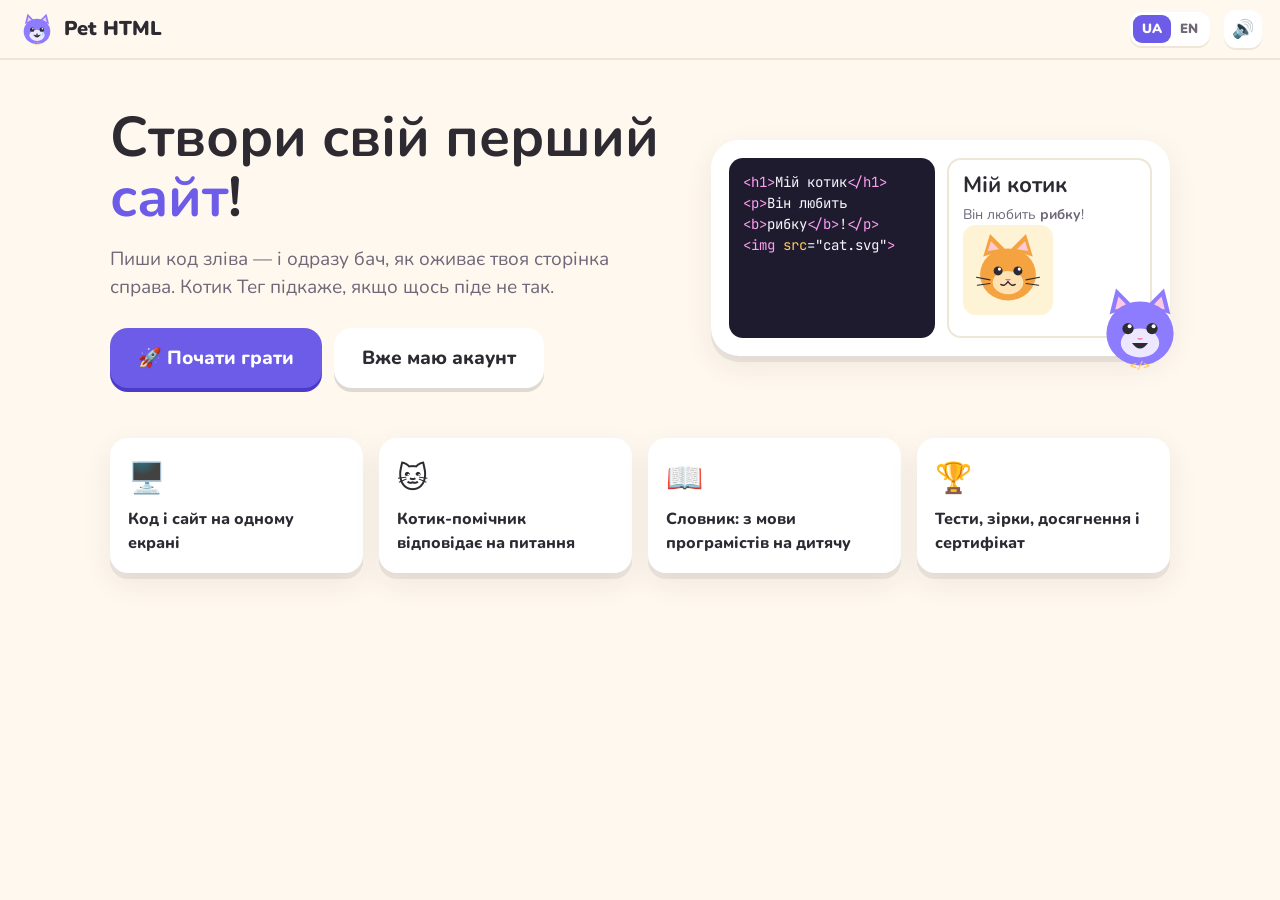
<file: index.html>
<!DOCTYPE html>
<html lang="uk">
<head>
<meta charset="UTF-8">
<meta name="viewport" content="width=device-width, initial-scale=1.0">
<meta name="google-site-verification" content="googlea8970634e6f1a5cd">
<title>Pet HTML — гра, де діти вчаться робити сайти</title>
<meta name="description" content="Інтерактивна гра для дітей: вивчи HTML легко й цікаво разом з котиком Тегом. Код і сайт на одному екрані, підказки, словник, тести й сертифікат. Українська та англійська.">
<meta name="keywords" content="HTML для дітей, навчання HTML, програмування для дітей, тренажер HTML, HTML for kids">
<meta name="author" content="Анастасія Коцюбенко">
<meta property="og:title" content="Pet HTML — вчимося робити сайти разом з котиком">
<meta property="og:description" content="Гра для дітей: пиши HTML-код зліва і одразу бач свій сайт справа.">
<meta property="og:image" content="assets/cat.svg">
<meta name="theme-color" content="#6C5CE7">
<link rel="icon" href="assets/cat.svg" type="image/svg+xml">
<link rel="preconnect" href="https://fonts.googleapis.com">
<link rel="preconnect" href="https://fonts.gstatic.com" crossorigin>
<link href="https://fonts.googleapis.com/css2?family=Nunito:wght@600;700;800;900&family=JetBrains+Mono:wght@500;700&display=swap" rel="stylesheet">
<link rel="stylesheet" href="css/style.css">
</head>
<body>
<div id="app"></div>
<noscript><p style="padding:20px;font-family:sans-serif">Увімкни JavaScript, щоб грати. / Please enable JavaScript to play.</p></noscript>
<script type="module" src="js/app.js"></script>
</body>
</html>
</file>
<file: css/style.css>
:root {
  --bg: #FFF8EE; --surface: #FFFFFF; --ink: #2D2A32; --muted: #6E6878; --line: #EFE6D8;
  --primary: #6C5CE7; --primary-2: #8E7CFF; --orange: #FF9F43; --green: #20BF6B; --red: #EB4D4B; --pink: #FF6B9D; --yellow: #FECA57; --sky: #48DBFB;
  --code-bg: #1E1B2E; --code-ink: #F8F4FF; --radius: 18px; --shadow: 0 6px 0 rgba(45, 42, 50, .08), 0 10px 30px rgba(45, 42, 50, .08);
  --font: 'Nunito', 'Segoe UI', system-ui, -apple-system, sans-serif; --mono: 'JetBrains Mono', 'Fira Code', Consolas, monospace;
}
* { box-sizing: border-box; }
html, body { margin: 0; height: 100%; }
body { font-family: var(--font); background: var(--bg); color: var(--ink); font-size: 16px; line-height: 1.5; }
button { font-family: inherit; cursor: pointer; }
code { font-family: var(--mono); background: #F1ECFF; color: #4B3BC9; padding: 1px 6px; border-radius: 6px; font-size: .92em; }
a { color: var(--primary); }
.hidden { display: none !important; }

/* ---------- кнопки ---------- */
.btn { border: 0; border-radius: 14px; padding: 12px 20px; font-weight: 800; font-size: 16px; background: var(--surface); color: var(--ink);
  box-shadow: 0 4px 0 rgba(45, 42, 50, .15); transition: transform .08s, box-shadow .08s; display: inline-flex; align-items: center; gap: 8px; text-decoration: none; }
.btn:hover { transform: translateY(-1px); }
.btn:active { transform: translateY(3px); box-shadow: 0 1px 0 rgba(45, 42, 50, .15); }
.btn-primary { background: var(--primary); color: #fff; box-shadow: 0 4px 0 #4B3BC9; }
.btn-green { background: var(--green); color: #fff; box-shadow: 0 4px 0 #15924F; }
.btn-orange { background: var(--orange); color: #fff; box-shadow: 0 4px 0 #D9822F; }
.btn-ghost { background: transparent; box-shadow: none; color: var(--muted); }
.btn-big { padding: 16px 28px; font-size: 19px; border-radius: 18px; }
.btn-sm { padding: 8px 12px; font-size: 14px; border-radius: 11px; }

/* ---------- верхня панель ---------- */
.topbar { position: sticky; top: 0; z-index: 30; display: flex; align-items: center; gap: 14px; padding: 10px 18px; background: rgba(255, 248, 238, .92);
  backdrop-filter: blur(8px); border-bottom: 2px solid var(--line); }
.logo { display: flex; align-items: center; gap: 8px; font-weight: 900; font-size: 20px; color: var(--ink); text-decoration: none; }
.logo .pet-svg { width: 38px; height: 38px; }
.nav { display: flex; gap: 4px; margin-left: 8px; }
.nav a { padding: 8px 12px; border-radius: 12px; text-decoration: none; color: var(--muted); font-weight: 800; }
.nav a.active, .nav a:hover { background: #F1ECFF; color: var(--primary); }
.spacer { flex: 1; }
.stat { display: flex; align-items: center; gap: 4px; font-weight: 900; background: var(--surface); border-radius: 12px; padding: 6px 10px; box-shadow: 0 2px 0 var(--line); }
.lang { display: flex; background: var(--surface); border-radius: 12px; padding: 3px; box-shadow: 0 2px 0 var(--line); }
.lang button { border: 0; background: transparent; padding: 5px 9px; border-radius: 9px; font-weight: 900; color: var(--muted); }
.lang button.on { background: var(--primary); color: #fff; }
.icon-btn { border: 0; background: var(--surface); width: 38px; height: 38px; border-radius: 12px; box-shadow: 0 2px 0 var(--line); font-size: 18px; }
.burger { display: none; }

/* ---------- котик ---------- */
.pet-svg { width: 64px; height: 64px; transition: transform .3s; }
.pet.happy .pet-svg { animation: jump .6s ease 2; }
.pet.sad .pet-svg { transform: rotate(-8deg) translateY(3px); filter: saturate(.7); }
.pet.think .pet-svg { animation: wobble 1.2s ease-in-out infinite; }
.pet .mouth-happy { display: none; } .pet.happy .mouth-happy { display: block; } .pet.happy .mouth-idle { display: none; }
.pet .tear { display: none; } .pet.sad .tear { display: block; }
@keyframes jump { 0%, 100% { transform: translateY(0); } 40% { transform: translateY(-14px) rotate(-6deg); } 70% { transform: translateY(0) rotate(4deg); } }
@keyframes wobble { 0%, 100% { transform: rotate(0); } 50% { transform: rotate(5deg); } }
.pet-acc { font-size: 20px; position: relative; top: -6px; }

/* ---------- головна ---------- */
.hero { max-width: 1100px; margin: 0 auto; padding: 48px 20px 20px; display: grid; grid-template-columns: 1.1fr .9fr; gap: 40px; align-items: center; }
.hero h1 { font-size: clamp(34px, 5vw, 56px); line-height: 1.08; margin: 0 0 16px; }
.hero h1 span { color: var(--primary); }
.hero p { font-size: 19px; color: var(--muted); margin: 0 0 26px; }
.hero-actions { display: flex; gap: 12px; flex-wrap: wrap; }
.hero-art { background: var(--surface); border-radius: 28px; box-shadow: var(--shadow); padding: 18px; position: relative; }
.mini-split { display: grid; grid-template-columns: 1fr 1fr; gap: 12px; }
.mini-code { background: var(--code-bg); color: var(--code-ink); font-family: var(--mono); font-size: 14px; border-radius: 14px; padding: 14px; white-space: pre; min-height: 170px; }
.mini-code .tg { color: #FF9FF3; } .mini-code .at { color: #FECA57; }
.mini-site { border: 2px solid var(--line); border-radius: 14px; padding: 14px; }
.mini-site h1 { font-size: 22px; margin: 0 0 6px; } .mini-site p { margin: 0; font-size: 14px; }
.hero-art .pet { position: absolute; right: -18px; bottom: -26px; }
.hero-art .pet .pet-svg { width: 96px; height: 96px; }
.features { max-width: 1100px; margin: 30px auto 60px; padding: 0 20px; display: grid; grid-template-columns: repeat(4, 1fr); gap: 16px; }
.feature { background: var(--surface); border-radius: var(--radius); padding: 18px; box-shadow: var(--shadow); font-weight: 800; }
.feature .fi { font-size: 30px; display: block; margin-bottom: 6px; }

/* ---------- форми входу ---------- */
.auth { max-width: 440px; margin: 40px auto; background: var(--surface); border-radius: 26px; box-shadow: var(--shadow); padding: 30px; text-align: center; }
.auth h2 { margin: 6px 0 18px; font-size: 28px; }
.field { text-align: left; margin-bottom: 14px; }
.field label { display: block; font-weight: 800; margin-bottom: 6px; }
.field input, .field select { width: 100%; font: inherit; font-size: 17px; padding: 12px 14px; border: 2px solid var(--line); border-radius: 14px; background: #FFFCF7; }
.field input:focus, .field select:focus { outline: none; border-color: var(--primary); }
.err { color: var(--red); font-weight: 800; min-height: 24px; }
.small { color: var(--muted); font-size: 14px; }
.switch-link { background: none; border: 0; color: var(--primary); font-weight: 800; margin-top: 12px; }

/* ---------- карта ---------- */
.page { max-width: 1100px; margin: 0 auto; padding: 28px 20px 60px; }
.page h1 { font-size: 34px; margin: 0 0 4px; } .page .sub { color: var(--muted); margin: 0 0 24px; font-size: 18px; }
.world { background: var(--surface); border-radius: 24px; box-shadow: var(--shadow); padding: 18px 20px 22px; margin-bottom: 18px; }
.world h2 { margin: 0 0 12px; font-size: 20px; display: flex; align-items: center; gap: 10px; }
.world h2 .wn { background: var(--yellow); border-radius: 10px; padding: 2px 10px; font-size: 15px; }
.levels { display: grid; grid-template-columns: repeat(auto-fill, minmax(190px, 1fr)); gap: 12px; }
.lvl { position: relative; border: 3px solid var(--line); border-radius: 18px; padding: 14px; background: #FFFCF7; text-align: left; text-decoration: none; color: var(--ink); transition: transform .12s, border-color .12s; }
.lvl:hover { transform: translateY(-3px); border-color: var(--primary-2); }
.lvl .le { font-size: 34px; }
.lvl .ln { font-size: 13px; color: var(--muted); font-weight: 800; }
.lvl .lt { font-weight: 900; }
.lvl .ls { color: var(--orange); letter-spacing: 2px; }
.lvl.done { border-color: #B8F0CF; background: #F2FFF7; }
.lvl.current { border-color: var(--primary); box-shadow: 0 0 0 4px #E4DFFF; }
.lvl.locked { opacity: .5; filter: grayscale(.8); pointer-events: none; }
.lvl.locked::after { content: '🔒'; position: absolute; top: 10px; right: 12px; }
.bar { height: 14px; background: #EFE6D8; border-radius: 99px; overflow: hidden; }
.bar > i { display: block; height: 100%; background: linear-gradient(90deg, var(--green), var(--sky)); border-radius: 99px; transition: width .6s; }

/* ---------- робочий екран ---------- */
.ws { display: grid; grid-template-columns: minmax(380px, 1fr) minmax(320px, 1fr); gap: 16px; padding: 16px; height: calc(100vh - 64px); }
.panel { background: var(--surface); border-radius: 22px; box-shadow: var(--shadow); display: flex; flex-direction: column; min-height: 0; overflow: hidden; }
.ws-left { overflow-y: auto; padding: 16px; display: flex; flex-direction: column; gap: 12px; }
.lesson-head { display: flex; gap: 12px; align-items: center; }
.lesson-head .le { font-size: 42px; }
.lesson-head h1 { margin: 0; font-size: 22px; line-height: 1.2; }
.lesson-head .ln { color: var(--muted); font-weight: 800; font-size: 14px; }
details.theory { background: #F7F4FF; border-radius: 16px; padding: 10px 14px; }
details.theory summary { font-weight: 900; cursor: pointer; color: var(--primary); }
details.theory p { margin: 8px 0 4px; font-size: 16.5px; }
.terms { display: flex; flex-wrap: wrap; gap: 6px; margin-top: 6px; }
.term-chip { border: 0; background: #fff; border-radius: 99px; padding: 4px 10px; font-weight: 800; font-size: 13px; box-shadow: 0 2px 0 #E4DFFF; }
.task { background: #FFF4D6; border-radius: 16px; padding: 12px 14px; border: 2px dashed #F6C453; }
.task b { display: block; margin-bottom: 2px; }
.example { display: flex; gap: 10px; align-items: center; justify-content: space-between; background: #F4F1EA; border-radius: 14px; padding: 8px 10px; }
.example pre { margin: 0; font-family: var(--mono); font-size: 13.5px; white-space: pre-wrap; flex: 1; }
.palette { display: flex; flex-wrap: wrap; gap: 6px; align-items: center; }
.palette .pl { font-weight: 800; color: var(--muted); font-size: 14px; margin-right: 4px; }
.palette button { border: 0; font-family: var(--mono); font-weight: 700; font-size: 14px; padding: 6px 10px; border-radius: 10px; background: #2D2A32; color: #FF9FF3; box-shadow: 0 3px 0 #000; }
.palette button:active { transform: translateY(2px); box-shadow: 0 1px 0 #000; }
.editor { position: relative; display: flex; background: var(--code-bg); border-radius: 18px; min-height: 230px; flex: 1; overflow: hidden; border: 3px solid transparent; transition: border-color .2s; }
.editor.bad { border-color: var(--red); } .editor.good { border-color: var(--green); }
.gutter { padding: 14px 8px 14px 12px; color: #6E6890; font-family: var(--mono); font-size: 16px; line-height: 1.6; text-align: right; user-select: none; min-width: 40px; }
.gutter div.e { color: #fff; background: var(--red); border-radius: 6px; padding: 0 4px; }
.editor textarea { flex: 1; border: 0; outline: 0; resize: none; background: transparent; color: var(--code-ink); font-family: var(--mono); font-size: 16px; line-height: 1.6;
  padding: 14px 14px 14px 4px; white-space: pre; overflow: auto; caret-color: var(--yellow); tab-size: 2; }
.editor textarea::placeholder { color: #6E6890; }
.actions { display: flex; gap: 8px; flex-wrap: wrap; }
.feedback { border-radius: 16px; padding: 12px 14px; font-weight: 700; display: flex; gap: 12px; align-items: flex-start; }
.feedback.info { background: #EEF9FF; } .feedback.ok { background: #E6FBEF; color: #0E7A43; } .feedback.bad { background: #FFECEC; } .feedback.warn { background: #FFF4D6; }
.feedback .pet .pet-svg { width: 52px; height: 52px; }
.feedback .fb-body { flex: 1; }
.err-item { background: #fff; border-radius: 12px; padding: 8px 10px; margin-top: 8px; font-weight: 600; }
.err-item .el { display: inline-block; background: var(--red); color: #fff; border-radius: 8px; padding: 0 8px; font-size: 13px; font-weight: 900; margin-right: 6px; }
.err-item .ef { color: #6E3B00; margin-top: 4px; }
.fix-box pre { background: var(--code-bg); color: var(--code-ink); padding: 10px; border-radius: 12px; font-family: var(--mono); font-size: 14px; white-space: pre-wrap; margin: 8px 0; }
.ws-right .browser-bar { display: flex; align-items: center; gap: 6px; padding: 10px 14px; background: #F4F1EA; border-bottom: 2px solid var(--line); }
.browser-bar i { width: 12px; height: 12px; border-radius: 50%; display: inline-block; }
.browser-bar .url { margin-left: 10px; flex: 1; background: #fff; border-radius: 10px; padding: 4px 12px; font-size: 14px; color: var(--muted); font-weight: 700; }
.ws-right iframe { flex: 1; border: 0; width: 100%; background: #fff; }
.mobile-tabs { display: none; }

/* ---------- чат ---------- */
.chat-fab { position: fixed; right: 22px; bottom: 22px; z-index: 40; border: 0; background: var(--surface); border-radius: 50%; width: 76px; height: 76px; box-shadow: var(--shadow); padding: 4px; }
.chat-fab .pet-svg { width: 66px; height: 66px; }
.chat-fab .bubble { position: absolute; right: 70px; top: -6px; background: var(--primary); color: #fff; font-weight: 800; border-radius: 14px 14px 2px 14px; padding: 5px 10px; font-size: 13px; white-space: nowrap; }
.chat { position: fixed; right: 22px; bottom: 108px; z-index: 41; width: min(380px, calc(100vw - 30px)); height: min(520px, calc(100vh - 140px)); background: var(--surface);
  border-radius: 24px; box-shadow: 0 20px 60px rgba(45, 42, 50, .25); display: flex; flex-direction: column; overflow: hidden; }
.chat-head { display: flex; align-items: center; gap: 10px; padding: 10px 14px; background: var(--primary); color: #fff; font-weight: 900; }
.chat-head .pet-svg { width: 40px; height: 40px; }
.chat-head button { margin-left: auto; background: transparent; border: 0; color: #fff; font-size: 22px; }
.chat-msgs { flex: 1; overflow-y: auto; padding: 14px; display: flex; flex-direction: column; gap: 8px; background: #FAF7FF; }
.msg { max-width: 85%; padding: 9px 12px; border-radius: 16px; white-space: pre-wrap; font-weight: 600; }
.msg.bot { background: #fff; border-bottom-left-radius: 4px; box-shadow: 0 2px 0 #ECE6FF; }
.msg.me { background: var(--primary); color: #fff; align-self: flex-end; border-bottom-right-radius: 4px; }
.msg.me code { background: rgba(255, 255, 255, .2); color: #fff; }
.typing span { display: inline-block; width: 7px; height: 7px; background: #B7AEE8; border-radius: 50%; margin: 0 2px; animation: dot 1s infinite; }
.typing span:nth-child(2) { animation-delay: .15s; } .typing span:nth-child(3) { animation-delay: .3s; }
@keyframes dot { 0%, 100% { transform: translateY(0); } 50% { transform: translateY(-5px); } }
.chips { display: flex; gap: 6px; flex-wrap: wrap; padding: 8px 12px 0; }
.chips button { border: 2px solid #E4DFFF; background: #fff; border-radius: 99px; padding: 4px 10px; font-weight: 800; font-size: 13px; color: var(--primary); }
.chat-form { display: flex; gap: 6px; padding: 10px 12px 12px; }
.chat-form input { flex: 1; font: inherit; border: 2px solid var(--line); border-radius: 14px; padding: 10px 12px; }

/* ---------- модальні вікна ---------- */
.modal-bg { position: fixed; inset: 0; background: rgba(45, 42, 50, .45); z-index: 60; display: flex; align-items: center; justify-content: center; padding: 16px; }
.modal { background: var(--surface); border-radius: 26px; padding: 26px; max-width: 520px; width: 100%; text-align: center; box-shadow: 0 30px 80px rgba(0, 0, 0, .3); animation: pop .25s ease; }
@keyframes pop { from { transform: scale(.9); opacity: 0; } to { transform: scale(1); opacity: 1; } }
.modal h2 { margin: 6px 0 12px; font-size: 26px; }
.big-stars { font-size: 46px; letter-spacing: 6px; }
.big-stars .off { filter: grayscale(1); opacity: .3; }
.answers { display: grid; gap: 10px; margin: 16px 0; }
.answers button { border: 3px solid var(--line); background: #FFFCF7; border-radius: 16px; padding: 12px; font-weight: 800; font-size: 17px; text-align: left; }
.answers button:hover { border-color: var(--primary-2); }
.answers button.right { border-color: var(--green); background: #E6FBEF; } .answers button.wrong { border-color: var(--red); background: #FFECEC; }
.answers button:disabled { cursor: default; }
.qcount { color: var(--muted); font-weight: 800; }
.term-pop { text-align: left; }
.term-pop .te { font-size: 44px; }

/* ---------- словник ---------- */
.dict-search { width: 100%; font: inherit; font-size: 18px; padding: 14px 18px; border-radius: 18px; border: 3px solid var(--line); margin-bottom: 18px; background: #fff; }
.dict { display: grid; grid-template-columns: repeat(auto-fill, minmax(250px, 1fr)); gap: 14px; }
.dcard { background: var(--surface); border-radius: 20px; padding: 16px; box-shadow: var(--shadow); }
.dcard .de { font-size: 34px; } .dcard h3 { margin: 4px 0 6px; } .dcard p { margin: 0 0 8px; }

/* ---------- профіль ---------- */
.profile-top { display: flex; gap: 20px; align-items: center; background: var(--surface); border-radius: 24px; box-shadow: var(--shadow); padding: 20px; margin-bottom: 18px; flex-wrap: wrap; }
.profile-top .pet .pet-svg { width: 110px; height: 110px; }
.stats { display: grid; grid-template-columns: repeat(4, 1fr); gap: 12px; margin-bottom: 18px; }
.stats .s { background: var(--surface); border-radius: 18px; padding: 14px; box-shadow: var(--shadow); }
.stats .s b { font-size: 28px; color: var(--primary); display: block; }
.badges { display: grid; grid-template-columns: repeat(auto-fill, minmax(150px, 1fr)); gap: 12px; }
.badge { background: var(--surface); border-radius: 18px; padding: 14px; text-align: center; box-shadow: var(--shadow); font-weight: 800; }
.badge .be { font-size: 38px; display: block; } .badge.off { opacity: .35; filter: grayscale(1); }
.cert-wrap { text-align: center; } .cert-wrap canvas { max-width: 100%; border-radius: 12px; box-shadow: var(--shadow); }
.toast { position: fixed; left: 50%; top: 80px; transform: translateX(-50%); z-index: 80; background: var(--ink); color: #fff; padding: 10px 18px; border-radius: 14px; font-weight: 800; animation: pop .2s; }
#confetti { position: fixed; inset: 0; pointer-events: none; z-index: 90; }

/* ---------- телефон і планшет ---------- */
@media (max-width: 900px) {
  .hero { grid-template-columns: 1fr; padding-top: 28px; }
  .features { grid-template-columns: 1fr 1fr; }
  .nav { display: none; position: absolute; top: 60px; left: 10px; right: 10px; flex-direction: column; background: var(--surface); border-radius: 18px; padding: 8px; box-shadow: var(--shadow); }
  .nav.open { display: flex; }
  .burger { display: inline-block; }
  .stat.hide-m { display: none; }
  .ws { grid-template-columns: 1fr; height: auto; padding: 10px; }
  .mobile-tabs { display: flex; gap: 6px; position: sticky; top: 58px; z-index: 20; background: var(--bg); padding: 8px 10px !important; box-shadow: 0 6px 10px -8px rgba(45,42,50,.25); }
  .mobile-tabs button { flex: 1; }
  .ws.show-site .ws-left { display: none; } .ws:not(.show-site) .ws-right { display: none; }
  .ws-right { height: 70vh; }
  .stats { grid-template-columns: 1fr 1fr; }
  .chat-fab { width: 64px; height: 64px; right: 14px; bottom: 14px; } .chat-fab .pet-svg { width: 56px; height: 56px; } .chat-fab .bubble { display: none; }
  .chat { right: 10px; bottom: 86px; }
}
@media (max-width: 520px) { .features { grid-template-columns: 1fr; } .logo span { display: none; } .topbar { gap: 8px; padding: 8px 10px; } }
@media print { .topbar, .chat-fab, .chat, .no-print { display: none !important; } }
</file>
